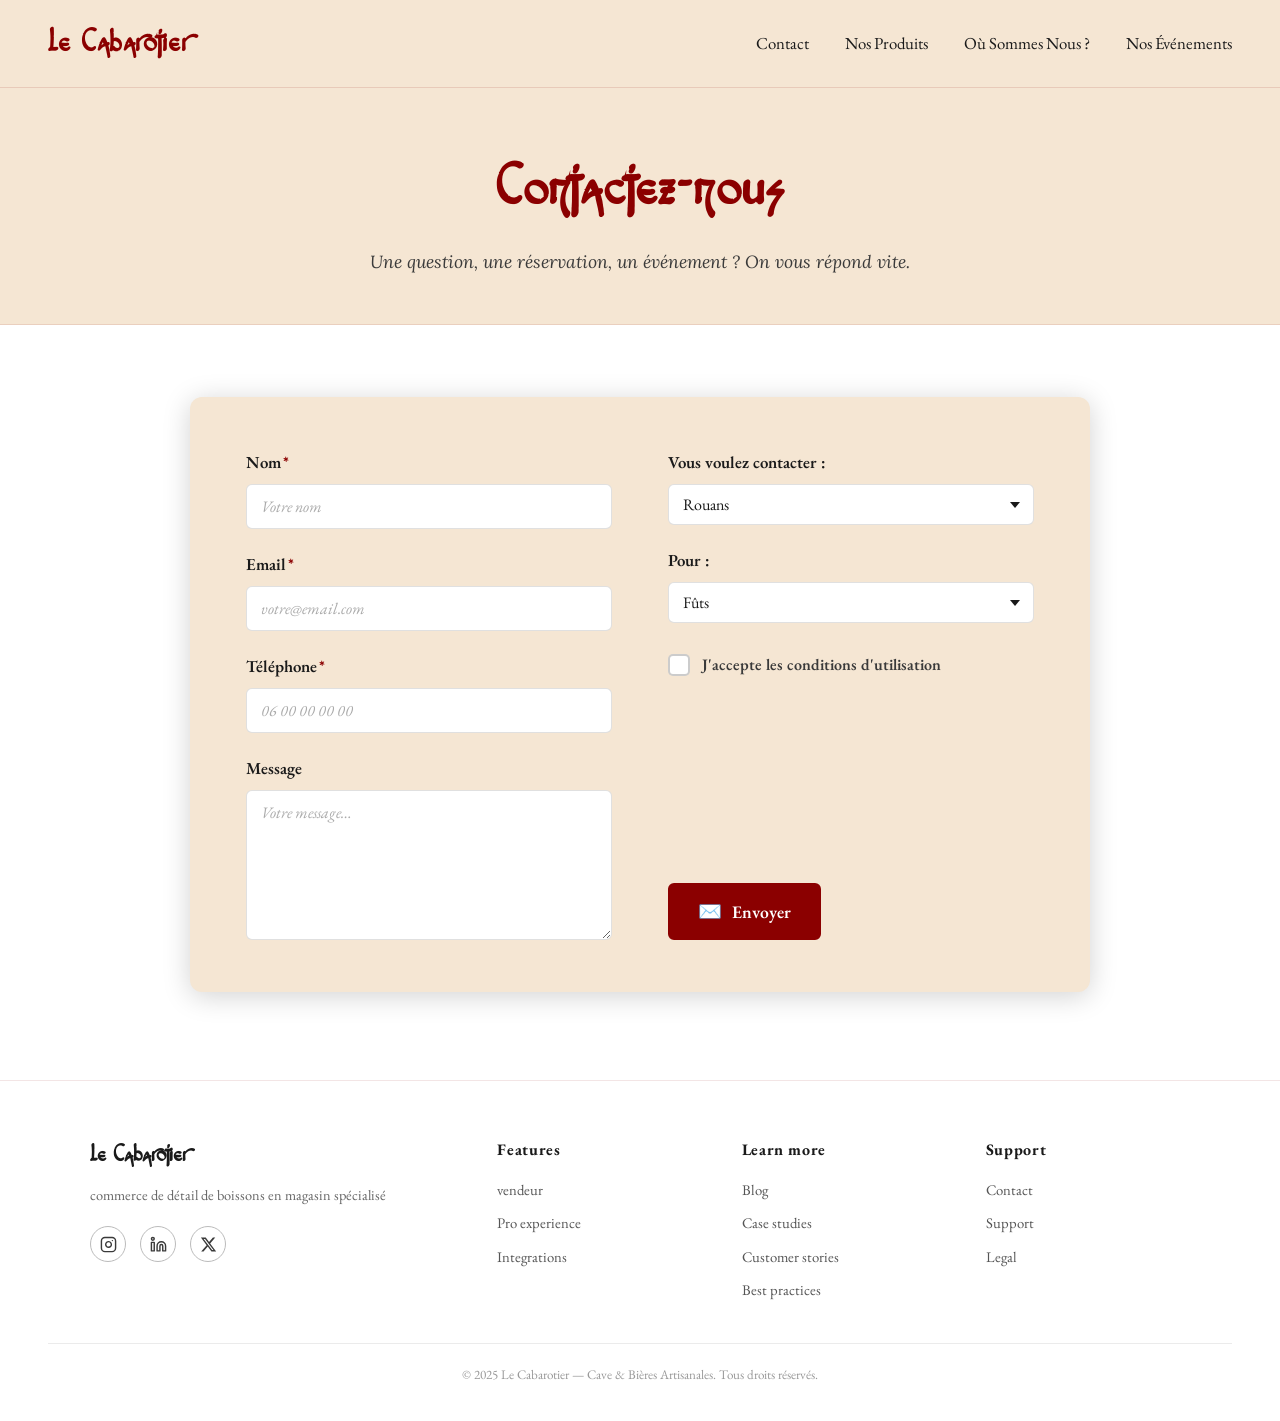
<file: contact/index.html>
<!DOCTYPE html>
<html lang="fr">
<head>
  <meta charset="UTF-8" />
  <meta name="viewport" content="width=device-width, initial-scale=1.0" />
  <title>Contact – Le Cabarotier</title>

  <!-- Google Fonts -->
  <link rel="preconnect" href="https://fonts.googleapis.com" />
  <link rel="preconnect" href="https://fonts.gstatic.com" crossorigin />
  <link href="https://fonts.googleapis.com/css2?family=EB+Garamond:ital,wght@0,400;0,700;1,400;1,700&family=Lora:ital,wght@0,400;0,600;1,400&display=swap" rel="stylesheet" />

  <!-- CSS commun -->
  <link rel="stylesheet" href="../style.css" />
  <!-- CSS spécifique à cette page -->
  <link rel="stylesheet" href="contact.css" />
</head>
<body>

  <!-- ===================== NAVIGATION ===================== -->
  <nav>
    <a href="../index.html" class="nav-logo">Le Cabarotier</a>
    <ul class="nav-links">
      <li><a href="../contact/index.html">Contact</a></li>
      <li><a href="../produits/index.html">Nos Produits</a></li>
      <li><a href="../ville/index.html">Où Sommes Nous ?</a></li>
      <li><a href="../evenements/">Nos Événements</a></li>

    </ul>
  </nav>

  <!-- ===================== HERO PAGE ===================== -->
  <section class="contact-hero">
    <h1>Contactez-nous</h1>
    <p>Une question, une réservation, un événement ? On vous répond vite.</p>
  </section>

  <!-- ===================== FORMULAIRE ===================== -->
  <section class="section-contact">
    <div class="contact-card">

      <form class="contact-form" action="send_email.php" method="POST" novalidate>

        <!-- Colonne gauche : infos personnelles -->
        <div class="form-col form-col--left">

          <div class="form-group">
            <label for="nom">Nom<span class="required">*</span></label>
            <input type="text" id="nom" name="nom" placeholder="Votre nom" required />
          </div>

          <div class="form-group">
            <label for="email">Email<span class="required">*</span></label>
            <input type="email" id="email" name="email" placeholder="votre@email.com" required />
          </div>

          <div class="form-group">
            <label for="tel">Téléphone<span class="required">*</span></label>
            <input type="tel" id="tel" name="tel" placeholder="06 00 00 00 00" required />
          </div>

          <div class="form-group">
            <label for="message">Message</label>
            <textarea id="message" name="message" rows="6" placeholder="Votre message…"></textarea>
          </div>

        </div>

        <!-- Colonne droite : options -->
        <div class="form-col form-col--right">

          <div class="form-group">
            <label for="magasin">Vous voulez contacter :</label>
            <div class="select-wrapper">
              <select id="magasin" name="magasin">
                <option value="rouans">Rouans</option>
                <option value="saint-hilaire">Saint-Hilaire</option>
                <option value="les-deux">Les deux</option>
              </select>
            </div>
          </div>

          <div class="form-group">
            <label for="sujet">Pour :</label>
            <div class="select-wrapper">
              <select id="sujet" name="sujet">
                <option value="futs">Fûts</option>
                <option value="degustation">Dégustation</option>
                <option value="evenement">Gestion d'événement</option>
                <option value="privatisation">Réservation / Privatisation d'espace</option>
                <option value="autre">Autre</option>
              </select>
            </div>
          </div>

          <div class="form-group form-group--checkbox">
            <label class="checkbox-label">
              <input type="checkbox" name="cgu" required />
              <span class="checkbox-custom"></span>
              <span class="checkbox-text">J'accepte les conditions d'utilisation</span>
            </label>
          </div>

          <div class="form-submit">
            <button type="submit" class="btn-primary">
              <span class="btn-icon">✉️</span>
              Envoyer
            </button>
          </div>

        </div>

      </form>

    </div>
  </section>

  <!-- ===================== FOOTER ===================== -->
  <footer id="footer">
    <div class="footer-inner">

      <div class="footer-brand">
        <h3>Le Cabarotier</h3>
        <p>commerce de détail de boissons en magasin spécialisé</p>
        <div class="footer-social">
          <a href="#" aria-label="Instagram">
            <svg xmlns="http://www.w3.org/2000/svg" width="17" height="17" viewBox="0 0 24 24" fill="none" stroke="currentColor" stroke-width="2" stroke-linecap="round" stroke-linejoin="round">
              <rect x="2" y="2" width="20" height="20" rx="5" ry="5"/>
              <path d="M16 11.37A4 4 0 1 1 12.63 8 4 4 0 0 1 16 11.37z"/>
              <line x1="17.5" y1="6.5" x2="17.51" y2="6.5"/>
            </svg>
          </a>
          <a href="#" aria-label="LinkedIn">
            <svg xmlns="http://www.w3.org/2000/svg" width="17" height="17" viewBox="0 0 24 24" fill="none" stroke="currentColor" stroke-width="2" stroke-linecap="round" stroke-linejoin="round">
              <path d="M16 8a6 6 0 0 1 6 6v7h-4v-7a2 2 0 0 0-2-2 2 2 0 0 0-2 2v7h-4v-7a6 6 0 0 1 6-6z"/>
              <rect x="2" y="9" width="4" height="12"/>
              <circle cx="4" cy="4" r="2"/>
            </svg>
          </a>
          <a href="#" aria-label="X">
            <svg xmlns="http://www.w3.org/2000/svg" width="17" height="17" viewBox="0 0 24 24" fill="currentColor">
              <path d="M18.244 2.25h3.308l-7.227 8.26 8.502 11.24H16.17l-5.214-6.817L4.99 21.75H1.68l7.73-8.835L1.254 2.25H8.08l4.713 6.231zm-1.161 17.52h1.833L7.084 4.126H5.117z"/>
            </svg>
          </a>
        </div>
      </div>

      <div class="footer-col">
        <h4>Features</h4>
        <ul>
          <li><a href="#">vendeur</a></li>
          <li><a href="#">Pro experience</a></li>
          <li><a href="#">Integrations</a></li>
        </ul>
      </div>

      <div class="footer-col">
        <h4>Learn more</h4>
        <ul>
          <li><a href="#">Blog</a></li>
          <li><a href="#">Case studies</a></li>
          <li><a href="#">Customer stories</a></li>
          <li><a href="#">Best practices</a></li>
        </ul>
      </div>

      <div class="footer-col">
        <h4>Support</h4>
        <ul>
          <li><a href="#footer">Contact</a></li>
          <li><a href="#">Support</a></li>
          <li><a href="#">Legal</a></li>
        </ul>
      </div>

    </div>

    <div class="footer-bottom">
      <p>© 2025 Le Cabarotier — Cave &amp; Bières Artisanales. Tous droits réservés.</p>
    </div>
  </footer>

</body>
</html>
</file>
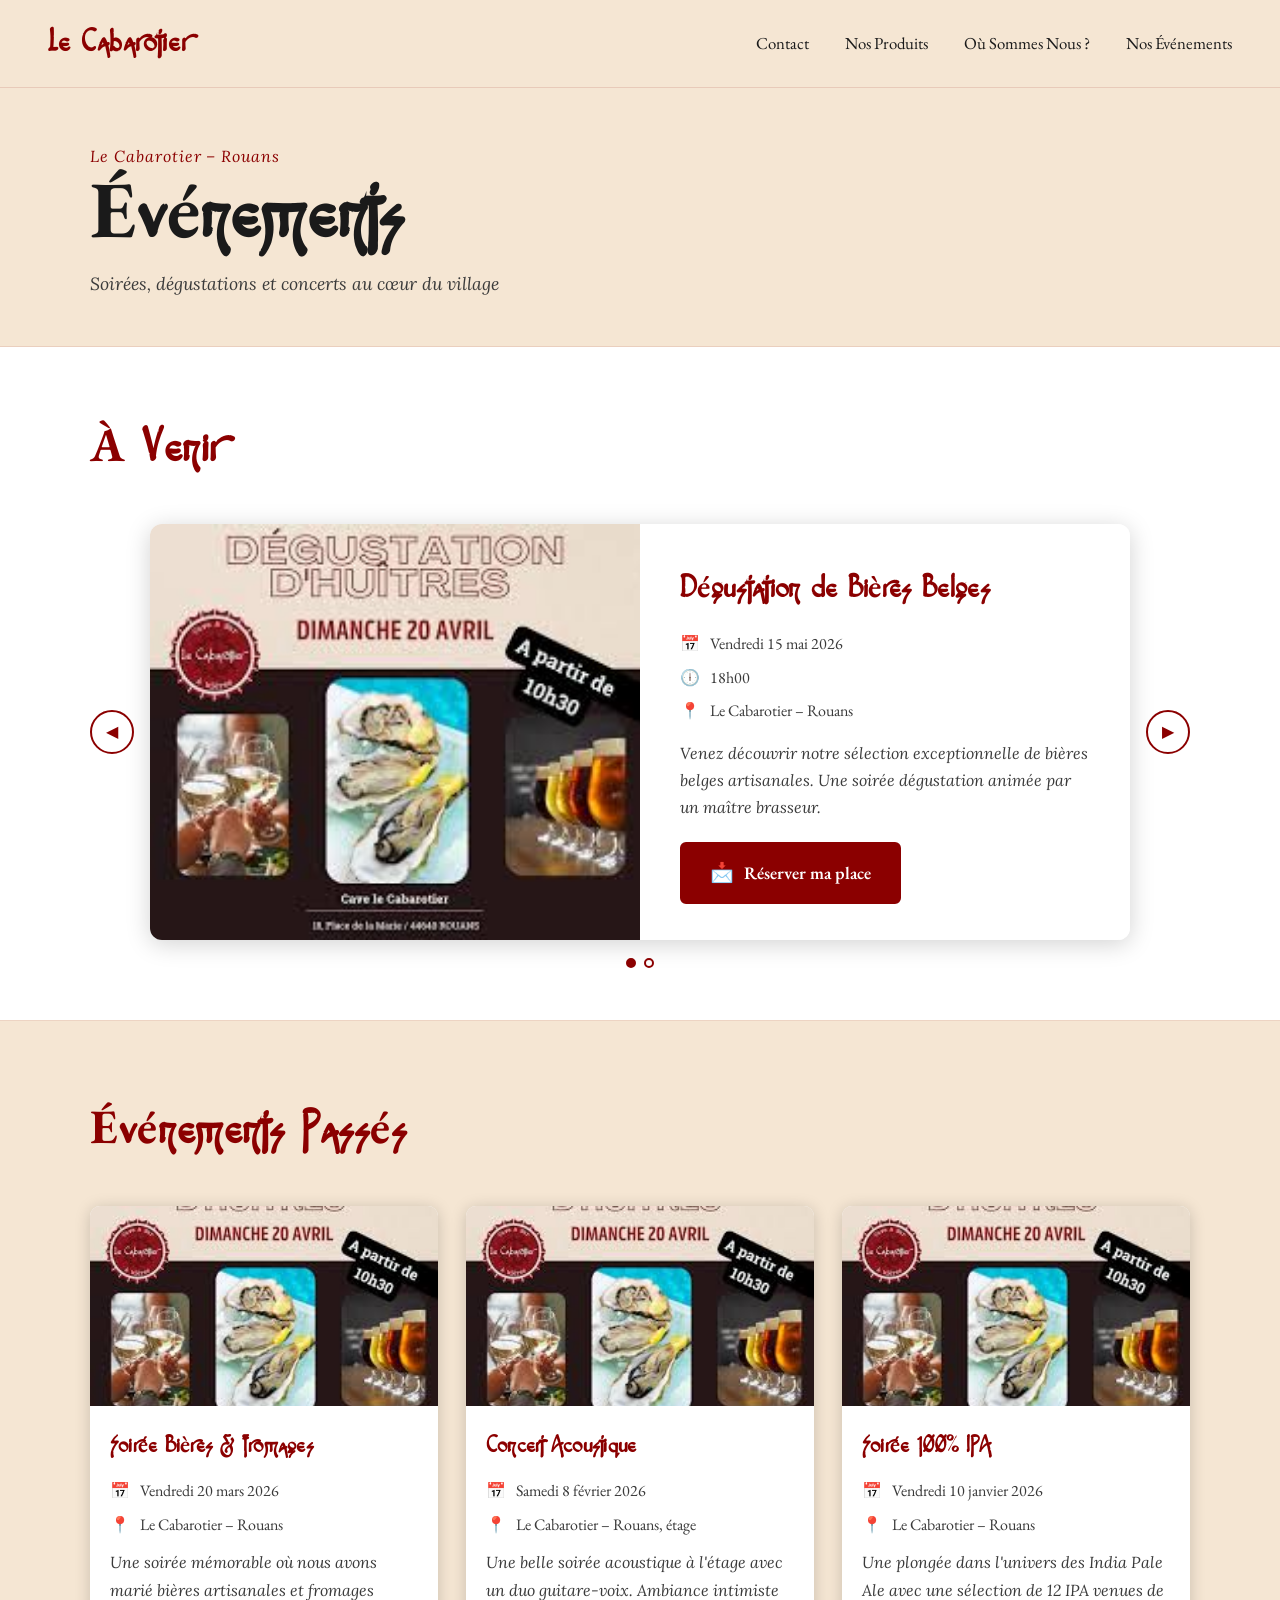
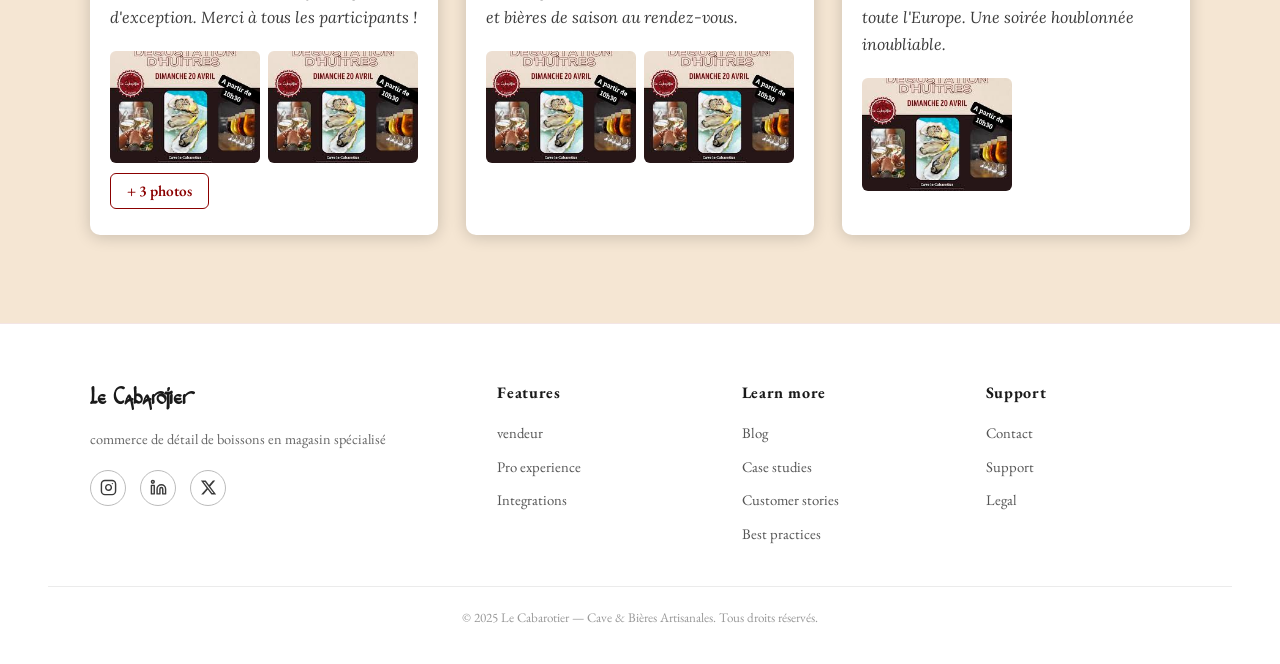
<file: evenements/index.html>
<!DOCTYPE html>
<html lang="fr">
<head>
  <meta charset="UTF-8" />
  <meta name="viewport" content="width=device-width, initial-scale=1.0" />
  <title>Événements – Le Cabarotier</title>

  <!-- Google Fonts -->
  <link rel="preconnect" href="https://fonts.googleapis.com" />
  <link rel="preconnect" href="https://fonts.gstatic.com" crossorigin />
  <link href="https://fonts.googleapis.com/css2?family=EB+Garamond:ital,wght@0,400;0,700;1,400;1,700&family=Lora:ital,wght@0,400;0,600;1,400&display=swap" rel="stylesheet" />

  <!-- CSS commun -->
  <link rel="stylesheet" href="../style.css" />
  <!-- CSS spécifique -->
  <link rel="stylesheet" href="evenements.css" />
</head>
<body>

  <!-- ===================== NAVIGATION ===================== -->
  <nav>
    <a href="../" class="nav-logo">Le Cabarotier</a>
    <ul class="nav-links">
      <li><a href="../contact/">Contact</a></li>
      <li><a href="../produits/">Nos Produits</a></li>
      <li><a href="../ville/">Où Sommes Nous ?</a></li>
      <li><a href="../evenements/">Nos Événements</a></li>
    </ul>
  </nav>

  <!-- ===================== HERO ===================== -->
  <section class="evenements-hero">
    <div class="evenements-hero-inner">
      <span class="evenements-hero-label">Le Cabarotier – Rouans</span>
      <h1>Événements</h1>
      <p>Soirées, dégustations et concerts au cœur du village</p>
    </div>
  </section>

  <!-- ===================== À VENIR ===================== -->
  <section class="section-avenir">
    <div class="avenir-inner">
      <h2>À Venir</h2>

      <!-- CAROUSEL -->
      <div class="carousel" id="carousel-avenir">

        <button class="carousel-btn carousel-btn--prev" aria-label="Événement précédent">&#9664;</button>

        <div class="carousel-track-wrapper">
          <div class="carousel-track">

            <!-- Événement 1 -->
            <article class="carousel-slide">
              <div class="evenement-featured">
                <div class="evenement-featured-img">
                  <!-- Remplace par ta vraie image -->
                  <img src="../../Images/evenement-test.jpeg" alt="Dégustation de Bières Belges" />
                </div>
                <div class="evenement-featured-body">
                  <h3>Dégustation de Bières Belges</h3>
                  <ul class="evenement-meta">
                    <li>
                      <span class="meta-icon">📅</span>
                      <span>Vendredi 15 mai 2026</span>
                    </li>
                    <li>
                      <span class="meta-icon">🕕</span>
                      <span>18h00</span>
                    </li>
                    <li>
                      <span class="meta-icon">📍</span>
                      <span>Le Cabarotier – Rouans</span>
                    </li>
                  </ul>
                  <p class="evenement-desc">
                    Venez découvrir notre sélection exceptionnelle de bières belges
                    artisanales. Une soirée dégustation animée par un maître brasseur.
                  </p>
                  <a
                    href="../../contact/?sujet=evenement&lieu=rouans"
                    class="btn-primary evenement-btn"
                  >
                    <span class="btn-icon">📩</span>
                    Réserver ma place
                  </a>
                </div>
              </div>
            </article>

            <!-- Événement 2 — duplique ce bloc pour en ajouter d'autres -->
            <article class="carousel-slide">
              <div class="evenement-featured">
                <div class="evenement-featured-img">
                  <img src="../../Images/evenement-test.jpeg" alt="Soirée Jazz & Bières" />
                </div>
                <div class="evenement-featured-body">
                  <h3>Soirée Jazz & Bières</h3>
                  <ul class="evenement-meta">
                    <li>
                      <span class="meta-icon">📅</span>
                      <span>Samedi 7 juin 2026</span>
                    </li>
                    <li>
                      <span class="meta-icon">🕕</span>
                      <span>20h00</span>
                    </li>
                    <li>
                      <span class="meta-icon">📍</span>
                      <span>Le Cabarotier – Rouans, terrasse</span>
                    </li>
                  </ul>
                  <p class="evenement-desc">
                    Un quartet jazz en live sur notre terrasse, avec une sélection
                    de bières printanières. Places limitées, réservation conseillée.
                  </p>
                  <a
                    href="../../contact/?sujet=evenement&lieu=rouans"
                    class="btn-primary evenement-btn"
                  >
                    <span class="btn-icon">📩</span>
                    Réserver ma place
                  </a>
                </div>
              </div>
            </article>

          </div><!-- /.carousel-track -->
        </div><!-- /.carousel-track-wrapper -->

        <button class="carousel-btn carousel-btn--next" aria-label="Événement suivant">&#9654;</button>

        <!-- Indicateurs (points) -->
        <div class="carousel-dots" id="carousel-dots"></div>

      </div><!-- /#carousel-avenir -->
    </div>
  </section>

  <!-- ===================== ÉVÉNEMENTS PASSÉS ===================== -->
  <section class="section-passes">
    <div class="passes-inner">
      <h2>Événements Passés</h2>

      <div class="passes-grid">

        <!-- Carte passé 1 -->
        <article class="passe-card">
          <div class="passe-card-img">
            <img src="../../Images/evenement-test.jpeg" alt="Soirée Bières & Fromages" />
          </div>
          <div class="passe-card-body">
            <h3>Soirée Bières & Fromages</h3>
            <ul class="evenement-meta">
              <li><span class="meta-icon">📅</span><span>Vendredi 20 mars 2026</span></li>
              <li><span class="meta-icon">📍</span><span>Le Cabarotier – Rouans</span></li>
            </ul>
            <p class="evenement-desc">
              Une soirée mémorable où nous avons marié bières artisanales et fromages
              d'exception. Merci à tous les participants !
            </p>

            <!-- Galerie photos -->
            <div class="galerie" data-total="5">
              <div class="galerie-grid">
                <!-- Photos toujours visibles -->
                <div class="galerie-item galerie-item--visible">
                  <img src="../../Images/evenement-test.jpeg" alt="Soirée Bières & Fromages – photo 1" />
                </div>
                <div class="galerie-item galerie-item--visible">
                  <img src="../../Images/evenement-test.jpeg" alt="Soirée Bières & Fromages – photo 2" />
                </div>
                <!-- Photos cachées -->
                <div class="galerie-item galerie-item--hidden">
                  <img src="../../Images/evenement-test.jpeg" alt="Soirée Bières & Fromages – photo 3" />
                </div>
                <div class="galerie-item galerie-item--hidden">
                  <img src="../../Images/evenement-test.jpeg" alt="Soirée Bières & Fromages – photo 4" />
                </div>
                <div class="galerie-item galerie-item--hidden">
                  <img src="../../Images/evenement-test.jpeg" alt="Soirée Bières & Fromages – photo 5" />
                </div>
              </div>
              <button class="galerie-more-btn">+ 3 photos</button>
            </div>

          </div>
        </article>

        <!-- Carte passé 2 -->
        <article class="passe-card">
          <div class="passe-card-img">
            <img src="../../Images/evenement-test.jpeg" alt="Concert acoustique" />
          </div>
          <div class="passe-card-body">
            <h3>Concert Acoustique</h3>
            <ul class="evenement-meta">
              <li><span class="meta-icon">📅</span><span>Samedi 8 février 2026</span></li>
              <li><span class="meta-icon">📍</span><span>Le Cabarotier – Rouans, étage</span></li>
            </ul>
            <p class="evenement-desc">
              Une belle soirée acoustique à l'étage avec un duo guitare-voix.
              Ambiance intimiste et bières de saison au rendez-vous.
            </p>

            <!-- Galerie sans photos supplémentaires -->
            <div class="galerie" data-total="2">
              <div class="galerie-grid">
                <div class="galerie-item galerie-item--visible">
                  <img src="../../Images/evenement-test.jpeg" alt="Concert acoustique – photo 1" />
                </div>
                <div class="galerie-item galerie-item--visible">
                  <img src="../../Images/evenement-test.jpeg" alt="Concert acoustique – photo 2" />
                </div>
              </div>
              <!-- Pas de bouton si <= 2 photos -->
            </div>

          </div>
        </article>

        <!-- Carte passé 3 — duplique ce bloc pour en ajouter d'autres -->
        <article class="passe-card">
          <div class="passe-card-img">
            <img src="../../Images/evenement-test.jpeg" alt="Soirée IPA" />
          </div>
          <div class="passe-card-body">
            <h3>Soirée 100% IPA</h3>
            <ul class="evenement-meta">
              <li><span class="meta-icon">📅</span><span>Vendredi 10 janvier 2026</span></li>
              <li><span class="meta-icon">📍</span><span>Le Cabarotier – Rouans</span></li>
            </ul>
            <p class="evenement-desc">
              Une plongée dans l'univers des India Pale Ale avec une sélection de
              12 IPA venues de toute l'Europe. Une soirée houblonnée inoubliable.
            </p>

            <div class="galerie" data-total="1">
              <div class="galerie-grid">
                <div class="galerie-item galerie-item--visible">
                  <img src="../../Images/evenement-test.jpeg" alt="Soirée IPA – photo 1" />
                </div>
              </div>
            </div>

          </div>
        </article>

      </div><!-- /.passes-grid -->
    </div>
  </section>

  <!-- ===================== FOOTER ===================== -->
  <footer id="footer">
    <div class="footer-inner">

      <div class="footer-brand">
        <h3>Le Cabarotier</h3>
        <p>commerce de détail de boissons en magasin spécialisé</p>
        <div class="footer-social">
          <a href="#" aria-label="Instagram">
            <svg xmlns="http://www.w3.org/2000/svg" width="17" height="17" viewBox="0 0 24 24" fill="none" stroke="currentColor" stroke-width="2" stroke-linecap="round" stroke-linejoin="round">
              <rect x="2" y="2" width="20" height="20" rx="5" ry="5"/>
              <path d="M16 11.37A4 4 0 1 1 12.63 8 4 4 0 0 1 16 11.37z"/>
              <line x1="17.5" y1="6.5" x2="17.51" y2="6.5"/>
            </svg>
          </a>
          <a href="#" aria-label="LinkedIn">
            <svg xmlns="http://www.w3.org/2000/svg" width="17" height="17" viewBox="0 0 24 24" fill="none" stroke="currentColor" stroke-width="2" stroke-linecap="round" stroke-linejoin="round">
              <path d="M16 8a6 6 0 0 1 6 6v7h-4v-7a2 2 0 0 0-2-2 2 2 0 0 0-2 2v7h-4v-7a6 6 0 0 1 6-6z"/>
              <rect x="2" y="9" width="4" height="12"/>
              <circle cx="4" cy="4" r="2"/>
            </svg>
          </a>
          <a href="#" aria-label="X">
            <svg xmlns="http://www.w3.org/2000/svg" width="17" height="17" viewBox="0 0 24 24" fill="currentColor">
              <path d="M18.244 2.25h3.308l-7.227 8.26 8.502 11.24H16.17l-5.214-6.817L4.99 21.75H1.68l7.73-8.835L1.254 2.25H8.08l4.713 6.231zm-1.161 17.52h1.833L7.084 4.126H5.117z"/>
            </svg>
          </a>
        </div>
      </div>

      <div class="footer-col">
        <h4>Features</h4>
        <ul>
          <li><a href="#">vendeur</a></li>
          <li><a href="#">Pro experience</a></li>
          <li><a href="#">Integrations</a></li>
        </ul>
      </div>

      <div class="footer-col">
        <h4>Learn more</h4>
        <ul>
          <li><a href="#">Blog</a></li>
          <li><a href="#">Case studies</a></li>
          <li><a href="#">Customer stories</a></li>
          <li><a href="#">Best practices</a></li>
        </ul>
      </div>

      <div class="footer-col">
        <h4>Support</h4>
        <ul>
          <li><a href="../../contact/">Contact</a></li>
          <li><a href="#">Support</a></li>
          <li><a href="#">Legal</a></li>
        </ul>
      </div>

    </div>
    <div class="footer-bottom">
      <p>© 2025 Le Cabarotier — Cave &amp; Bières Artisanales. Tous droits réservés.</p>
    </div>
  </footer>

  <!-- ===================== JAVASCRIPT ===================== -->
  <script>
    /* ── CAROUSEL ── */
    const track     = document.querySelector('.carousel-track');
    const slides    = Array.from(document.querySelectorAll('.carousel-slide'));
    const btnPrev   = document.querySelector('.carousel-btn--prev');
    const btnNext   = document.querySelector('.carousel-btn--next');
    const dotsWrap  = document.getElementById('carousel-dots');

    let current = 0;

    // Génère les points
    slides.forEach((_, i) => {
      const dot = document.createElement('button');
      dot.classList.add('carousel-dot');
      dot.setAttribute('aria-label', `Événement ${i + 1}`);
      if (i === 0) dot.classList.add('carousel-dot--active');
      dot.addEventListener('click', () => goTo(i));
      dotsWrap.appendChild(dot);
    });

    const dots = Array.from(document.querySelectorAll('.carousel-dot'));

    // Cache les flèches si un seul slide
    if (slides.length <= 1) {
      btnPrev.style.display = 'none';
      btnNext.style.display = 'none';
      dotsWrap.style.display = 'none';
    }

    function goTo(index) {
      current = (index + slides.length) % slides.length;
      track.style.transform = `translateX(-${current * 100}%)`;
      dots.forEach((d, i) => d.classList.toggle('carousel-dot--active', i === current));
    }

    btnPrev.addEventListener('click', () => goTo(current - 1));
    btnNext.addEventListener('click', () => goTo(current + 1));

    /* ── GALERIE +X PHOTOS ── */
    document.querySelectorAll('.galerie').forEach(galerie => {
      const btn     = galerie.querySelector('.galerie-more-btn');
      const hidden  = galerie.querySelectorAll('.galerie-item--hidden');

      if (!btn || hidden.length === 0) return;

      btn.addEventListener('click', () => {
        hidden.forEach(item => {
          item.classList.remove('galerie-item--hidden');
          item.classList.add('galerie-item--visible');
        });
        btn.style.display = 'none';
      });
    });
  </script>

</body>
</html>
</file>
<file: style.css>
/* =============================================
   FONTS LOCALES
   Placez vos fichiers dans un dossier /fonts/
   - snotmaster-v.woff2  (ou .ttf)
   - smithy-xt.woff2     (ou .ttf)
============================================= */
@font-face {
  font-family: 'SnotmasterV';
  src: url('fonts/snotmaster-v/snotmaster.ttf') format('woff2'),
       url('fonts/snotmaster-v/snotmasteri.ttf') format('truetype');
  font-weight: normal;
  font-style: normal;
}

@font-face {
  font-family: 'SmithyXT';
  src: url('fonts/smithy-xt.woff2') format('woff2'),
       url('fonts/smithy-xt.ttf') format('truetype');
  font-weight: normal;
  font-style: normal;
}

/* =============================================
   VARIABLES
============================================= */
:root {
  --rouge:       #8B0000;
  --rouge-vif:   #A00000;
  --beige:       #F5E6D3;
  --beige-clair: #FAF4E8;
  --blanc:       #FFFFFF;
  --noir:        #1A1A1A;
  --gris-texte:  #3A3A3A;
  --ombre:       rgba(0, 0, 0, 0.18);
}

/* =============================================
   RESET & BASE
============================================= */
*, *::before, *::after {
  box-sizing: border-box;
  margin: 0;
  padding: 0;
}

html {
  scroll-behavior: smooth;
}

body {
  font-family: 'EB Garamond', Georgia, serif;
  color: var(--noir);
  background-color: var(--blanc);
  line-height: 1.6;
}

a {
  text-decoration: none;
  color: inherit;
}

img {
  display: block;
  width: 100%;
  height: 100%;
  object-fit: cover;
}

/* =============================================
   NAVIGATION
============================================= */
nav {
  position: sticky;
  top: 0;
  z-index: 100;
  background: var(--beige);
  display: flex;
  align-items: center;
  justify-content: space-between;
  padding: 18px 48px;
  border-bottom: 1px solid rgba(139, 0, 0, 0.12);
}

.nav-logo {
  font-family: 'SnotmasterV', 'EB Garamond', Georgia, serif;
  font-size: 2rem;
  color: var(--rouge);
  font-weight: bold;
  letter-spacing: 0.02em;
}

.nav-links {
  display: flex;
  gap: 36px;
  list-style: none;
}

.nav-links a {
  font-family: 'EB Garamond', serif;
  font-size: 1.05rem;
  color: var(--noir);
  transition: color 0.2s;
}

.nav-links a.active {
  text-decoration: underline;
  text-underline-offset: 3px;
}

.nav-links a:hover {
  color: var(--rouge);
}

/* =============================================
   HERO
============================================= */
.hero {
  position: relative;
  min-height: 480px;
  display: flex;
  align-items: center;
  justify-content: center;
  overflow: hidden;
}

.hero-bg {
  position: absolute;
  inset: 0;
  background:
    linear-gradient(rgba(0, 0, 0, 0.38), rgba(0, 0, 0, 0.38)),
    url('Images/cabarotier-page-accueil.jpg') center / cover no-repeat;
    opacity: 0.4;
}

.hero-content {
  position: relative;
  z-index: 2;
  text-align: center;
  color: var(--blanc);
  padding: 60px 24px 48px;
  max-width: 680px;
}

.hero-logo-badge {
  width: 100px;
  height: 100px;
  margin: 0 auto 20px;
  border-radius: 50%;
  overflow: hidden;
}

.hero-logo-badge img {
  width: 100%;
  height: 100%;
  object-fit: contain;
  background: rgba(255, 255, 255, 0.1);
}

.hero-title {
  font-family: 'SnotmasterV', 'EB Garamond', Georgia, serif;
  font-size: clamp(2.8rem, 6vw, 4.2rem);
  font-weight: bold;
  color: var(--rouge);
  letter-spacing: 0.03em;
  line-height: 1.1;
  margin-bottom: 16px;
}

.hero-subtitle {
  font-family: 'Lora', serif;
  font-size: clamp(1.05rem, 2vw, 1.25rem);
  font-weight: 600;
  color: var(--noir);
  margin-bottom: 36px;
}

.hero-buttons {
  display: flex;
  gap: 20px;
  justify-content: center;
  flex-wrap: wrap;
}

/* =============================================
   BOUTONS
============================================= */
.btn-primary {
  display: inline-flex;
  align-items: center;
  gap: 10px;
  background: var(--rouge);
  color: var(--blanc);
  border: 2px solid var(--rouge);
  padding: 14px 28px;
  border-radius: 6px;
  font-family: 'EB Garamond', serif;
  font-size: 1.1rem;
  font-weight: 600;
  cursor: pointer;
  transition: background 0.2s, transform 0.15s;
}

.btn-primary:hover {
  background: var(--rouge-vif);
  transform: translateY(-2px);
}

.btn-secondary {
  display: inline-flex;
  align-items: center;
  gap: 10px;
  background-color: rgba(255, 255, 255, 0.15);
  color: var(--rouge);
  border: 2px solid var(--rouge);
  padding: 14px 28px;
  border-radius: 6px;
  font-family: 'EB Garamond', serif;
  font-size: 1.1rem;
  font-weight: 600;
  cursor: pointer;
  backdrop-filter: blur(4px);
  transition: background 0.2s, transform 0.15s;
}

.btn-secondary:hover {
  background-color: rgba(255, 255, 255, 0.28);
  transform: translateY(-2px);
}

.btn-icon {
  font-size: 1.2rem;
}

/* =============================================
   SECTION EXCELLENCE
============================================= */
.section-excellence {
  padding: 72px 24px 64px;
  text-align: center;
  background: var(--blanc);
  max-width: 720px;
  margin: 0 auto;
}

.section-excellence h2 {
  font-family: 'SmithyXT', 'EB Garamond', Georgia, serif;
  font-size: clamp(1.8rem, 4vw, 2.6rem);
  color: var(--rouge);
  margin-bottom: 20px;
  letter-spacing: 0.01em;
}

.section-excellence p {
  font-family: 'Lora', serif;
  font-style: italic;
  font-size: 1.15rem;
  color: var(--gris-texte);
  line-height: 1.8;
}

/* =============================================
   SECTION STAFF
============================================= */
.section-staff {
  background: var(--beige);
  padding: 64px 48px 80px;
}

.section-staff h2 {
  font-family: 'SnotmasterV', 'EB Garamond', Georgia, serif;
  font-size: clamp(2rem, 5vw, 3rem);
  color: var(--rouge);
  margin-bottom: 40px;
  letter-spacing: 0.02em;
}

.staff-grid {
  display: grid;
  grid-template-columns: repeat(3, 1fr);
  gap: 28px;
  max-width: 1100px;
  margin: 0 auto;
  align-items: center;
}

.staff-card {
  background: var(--blanc);
  border-radius: 8px;
  overflow: hidden;
  box-shadow: 0 2px 16px var(--ombre);
  transition: transform 0.25s, box-shadow 0.25s;
  height: 100%;
}

.staff-card:hover {
  transform: translateY(-5px);
  box-shadow: 0 8px 32px rgba(0, 0, 0, 0.14);
}

.staff-card-img {
  width: 100%;
  height: 200px;
  overflow: hidden;
}

.staff-card-img img {
  width: 100%;
  height: 100%;
  object-fit: cover;
  transition: transform 0.4s;
}

.staff-card:hover .staff-card-img img {
  transform: scale(1.04);
}

.staff-card-body {
  padding: 20px 20px 24px;
}

.staff-card-body h3 {
  font-family: 'SmithyXT', 'EB Garamond', Georgia, serif;
  font-size: 1.45rem;
  color: var(--rouge);
  margin-bottom: 10px;
}

.staff-card-body p {
  font-family: 'EB Garamond', serif;
  font-size: 0.97rem;
  color: var(--gris-texte);
  line-height: 1.65;
}

/* =============================================
   FOOTER
============================================= */
footer {
  background: var(--blanc);
  border-top: 1px solid rgba(139, 0, 0, 0.1);
  padding: 56px 48px 36px;
}

.footer-inner {
  display: grid;
  grid-template-columns: 1.8fr 1fr 1fr 1fr;
  gap: 40px;
  max-width: 1100px;
  margin: 0 auto 40px;
}

.footer-brand h3 {
  font-family: 'SnotmasterV', 'EB Garamond', Georgia, serif;
  font-size: 1.5rem;
  color: var(--noir);
  margin-bottom: 8px;
}

.footer-brand p {
  font-size: 0.9rem;
  color: #666;
  margin-bottom: 20px;
}

.footer-social {
  display: flex;
  gap: 14px;
  margin-top: 4px;
}

.footer-social a {
  display: flex;
  align-items: center;
  justify-content: center;
  width: 36px;
  height: 36px;
  border-radius: 50%;
  border: 1.5px solid #bbb;
  color: var(--gris-texte);
  font-size: 1rem;
  transition: border-color 0.2s, color 0.2s;
}

.footer-social a:hover {
  border-color: var(--rouge);
  color: var(--rouge);
}

.footer-col h4 {
  font-family: 'EB Garamond', serif;
  font-size: 1rem;
  font-weight: 700;
  color: var(--noir);
  margin-bottom: 14px;
  letter-spacing: 0.04em;
}

.footer-col ul {
  list-style: none;
  display: flex;
  flex-direction: column;
  gap: 8px;
}

.footer-col ul li a {
  font-size: 0.92rem;
  color: #555;
  transition: color 0.2s;
}

.footer-col ul li a:hover {
  color: var(--rouge);
}

.footer-col ul li a.underline {
  text-decoration: underline;
}

.footer-bottom {
  border-top: 1px solid rgba(0, 0, 0, 0.08);
  padding-top: 20px;
  text-align: center;
  font-size: 0.82rem;
  color: #999;
}

/* =============================================
   RESPONSIVE
============================================= */
@media (max-width: 900px) {
  nav {
    padding: 16px 24px;
  }

  .nav-logo {
    font-size: 1.5rem;
  }

  .section-staff {
    padding: 48px 24px 64px;
  }

  .staff-grid {
    grid-template-columns: 1fr;
    max-width: 480px;
    margin: 0 auto;
  }

  .footer-inner {
    grid-template-columns: 1fr 1fr;
  }
}

@media (max-width: 600px) {
  nav {
    padding: 14px 16px;
  }

  .nav-links {
    gap: 18px;
  }

  .nav-links a {
    font-size: 0.9rem;
  }

  .footer-inner {
    grid-template-columns: 1fr;
  }
}
</file>
<file: contact/contact.css>
/* =============================================
   CONTACT.CSS — Styles spécifiques à la page
   "Contact" du Cabarotier
   Dépend de : ../style.css (variables, nav, footer, boutons)
============================================= */

/* =============================================
   HERO DE PAGE
============================================= */
.contact-hero {
  background: var(--beige);
  text-align: center;
  padding: 56px 24px 48px;
  border-bottom: 1px solid rgba(139, 0, 0, 0.1);
}

.contact-hero h1 {
  font-family: 'SnotmasterV', 'EB Garamond', Georgia, serif;
  font-size: clamp(2.4rem, 5vw, 3.6rem);
  color: var(--rouge);
  letter-spacing: 0.02em;
  margin-bottom: 12px;
}

.contact-hero p {
  font-family: 'Lora', serif;
  font-style: italic;
  font-size: 1.1rem;
  color: var(--gris-texte);
}

/* =============================================
   SECTION CONTACT
============================================= */
.section-contact {
  background: var(--blanc);
  padding: 72px 24px 88px;
}

/* =============================================
   CARTE FORMULAIRE
============================================= */
.contact-card {
  background: var(--beige);
  border-radius: 12px;
  box-shadow: 0 4px 28px var(--ombre);
  max-width: 900px;
  margin: 0 auto;
  padding: 52px 56px;
}

/* =============================================
   FORMULAIRE — LAYOUT DEUX COLONNES
============================================= */
.contact-form {
  display: grid;
  grid-template-columns: 1fr 1fr;
  gap: 40px 56px;
}

.form-col {
  display: flex;
  flex-direction: column;
  gap: 22px;
}

/* =============================================
   GROUPES DE CHAMPS
============================================= */
.form-group {
  display: flex;
  flex-direction: column;
  gap: 8px;
}

.form-group label {
  font-family: 'EB Garamond', serif;
  font-size: 1.05rem;
  color: var(--noir);
  font-weight: 600;
}

.required {
  color: var(--rouge);
  margin-left: 2px;
}

/* =============================================
   INPUTS & TEXTAREA
============================================= */
.form-group input[type="text"],
.form-group input[type="email"],
.form-group input[type="tel"],
.form-group textarea {
  width: 100%;
  padding: 11px 14px;
  border: 1.5px solid rgba(0, 0, 0, 0.12);
  border-radius: 6px;
  background: var(--blanc);
  font-family: 'EB Garamond', serif;
  font-size: 1rem;
  color: var(--noir);
  transition: border-color 0.2s, box-shadow 0.2s;
  outline: none;
}

.form-group input::placeholder,
.form-group textarea::placeholder {
  color: #aaa;
  font-style: italic;
}

.form-group input:focus,
.form-group textarea:focus {
  border-color: var(--rouge);
  box-shadow: 0 0 0 3px rgba(139, 0, 0, 0.1);
}

.form-group textarea {
  resize: vertical;
  min-height: 140px;
}

/* =============================================
   SELECTS CUSTOM
============================================= */
.select-wrapper {
  position: relative;
}

.select-wrapper::after {
  content: '';
  position: absolute;
  right: 14px;
  top: 50%;
  transform: translateY(-50%);
  width: 0;
  height: 0;
  border-left: 5px solid transparent;
  border-right: 5px solid transparent;
  border-top: 6px solid var(--noir);
  pointer-events: none;
}

.select-wrapper select {
  width: 100%;
  padding: 11px 40px 11px 14px;
  border: 1.5px solid rgba(0, 0, 0, 0.12);
  border-radius: 6px;
  background: var(--blanc);
  font-family: 'EB Garamond', serif;
  font-size: 1rem;
  color: var(--noir);
  appearance: none;
  -webkit-appearance: none;
  cursor: pointer;
  outline: none;
  transition: border-color 0.2s, box-shadow 0.2s;
}

.select-wrapper select:focus {
  border-color: var(--rouge);
  box-shadow: 0 0 0 3px rgba(139, 0, 0, 0.1);
}

/* =============================================
   CHECKBOX CUSTOM
============================================= */
.form-group--checkbox {
  margin-top: 8px;
}

.checkbox-label {
  display: flex;
  align-items: flex-start;
  gap: 12px;
  cursor: pointer;
}

/* Cache la checkbox native */
.checkbox-label input[type="checkbox"] {
  position: absolute;
  opacity: 0;
  width: 0;
  height: 0;
}

/* Checkbox visuelle */
.checkbox-custom {
  flex-shrink: 0;
  width: 22px;
  height: 22px;
  border: 2px solid rgba(0, 0, 0, 0.2);
  border-radius: 5px;
  background: var(--blanc);
  margin-top: 1px;
  transition: border-color 0.2s, background 0.2s;
  display: flex;
  align-items: center;
  justify-content: center;
}

/* Coche quand cochée */
.checkbox-label input[type="checkbox"]:checked + .checkbox-custom {
  background: var(--rouge);
  border-color: var(--rouge);
}

.checkbox-label input[type="checkbox"]:checked + .checkbox-custom::after {
  content: '';
  display: block;
  width: 5px;
  height: 10px;
  border: 2px solid var(--blanc);
  border-top: none;
  border-left: none;
  transform: rotate(45deg) translate(-1px, -1px);
}

.checkbox-label:hover .checkbox-custom {
  border-color: var(--rouge);
}

.checkbox-text {
  font-family: 'EB Garamond', serif;
  font-size: 1rem;
  color: var(--gris-texte);
  line-height: 1.5;
}

/* =============================================
   BOUTON ENVOYER
============================================= */
.form-submit {
  margin-top: auto;
  padding-top: 8px;
}

/* =============================================
   RESPONSIVE
============================================= */
@media (max-width: 760px) {
  .contact-card {
    padding: 36px 24px;
  }

  .contact-form {
    grid-template-columns: 1fr;
    gap: 0;
  }

  /* Sur mobile, colonne droite passe sous la gauche */
  .form-col--right {
    margin-top: 22px;
  }
}

@media (max-width: 480px) {
  .contact-hero {
    padding: 40px 16px 36px;
  }

  .section-contact {
    padding: 48px 16px 64px;
  }
}
</file>
<file: evenements/evenements.css>
/* =============================================
   EVENEMENTS.CSS — Styles spécifiques à la page
   événements du Cabarotier Rouans
   Dépend de : ../../style.css
============================================= */

/* =============================================
   HERO
============================================= */
.evenements-hero {
  background: var(--beige);
  border-bottom: 1px solid rgba(139, 0, 0, 0.1);
  padding: 56px 48px 48px;
}

.evenements-hero-inner {
  max-width: 1100px;
  margin: 0 auto;
}

.evenements-hero-label {
  font-family: 'Lora', serif;
  font-style: italic;
  font-size: 1rem;
  color: var(--rouge);
  letter-spacing: 0.06em;
  display: block;
  margin-bottom: 8px;
}

.evenements-hero h1 {
  font-family: 'SnotmasterV', 'EB Garamond', Georgia, serif;
  font-size: clamp(3rem, 7vw, 5rem);
  color: var(--noir);
  letter-spacing: 0.01em;
  line-height: 1;
  margin-bottom: 12px;
}

.evenements-hero p {
  font-family: 'Lora', serif;
  font-style: italic;
  font-size: 1.1rem;
  color: var(--gris-texte);
}

/* =============================================
   SECTION À VENIR
============================================= */
.section-avenir {
  background: var(--blanc);
  padding: 64px 48px 80px;
}

.avenir-inner {
  max-width: 1100px;
  margin: 0 auto;
}

.avenir-inner h2,
.passes-inner h2 {
  font-family: 'SnotmasterV', 'EB Garamond', Georgia, serif;
  font-size: clamp(2rem, 4vw, 3rem);
  color: var(--rouge);
  margin-bottom: 36px;
  letter-spacing: 0.02em;
}

/* =============================================
   CAROUSEL
============================================= */
.carousel {
  position: relative;
  display: flex;
  align-items: center;
  gap: 16px;
}

.carousel-track-wrapper {
  overflow: hidden;
  border-radius: 12px;
  flex: 1;
  box-shadow: 0 4px 24px var(--ombre);
}

.carousel-track {
  display: flex;
  transition: transform 0.4s cubic-bezier(0.4, 0, 0.2, 1);
  will-change: transform;
}

.carousel-slide {
  min-width: 100%;
}

/* Flèches */
.carousel-btn {
  flex-shrink: 0;
  width: 44px;
  height: 44px;
  border-radius: 50%;
  border: 2px solid var(--rouge);
  background: var(--blanc);
  color: var(--rouge);
  font-size: 1rem;
  cursor: pointer;
  display: flex;
  align-items: center;
  justify-content: center;
  transition: background 0.2s, color 0.2s, transform 0.15s;
  z-index: 2;
}

.carousel-btn:hover {
  background: var(--rouge);
  color: var(--blanc);
  transform: scale(1.08);
}

/* Points */
.carousel-dots {
  position: absolute;
  bottom: -28px;
  left: 50%;
  transform: translateX(-50%);
  display: flex;
  gap: 8px;
}

.carousel-dot {
  width: 10px;
  height: 10px;
  border-radius: 50%;
  border: 2px solid var(--rouge);
  background: transparent;
  cursor: pointer;
  padding: 0;
  transition: background 0.2s;
}

.carousel-dot--active {
  background: var(--rouge);
}

/* =============================================
   ÉVÉNEMENT FEATURED (slide carousel)
============================================= */
.evenement-featured {
  display: grid;
  grid-template-columns: 1fr 1fr;
  min-height: 380px;
  background: var(--blanc);
}

.evenement-featured-img {
  overflow: hidden;
}

.evenement-featured-img img {
  width: 100%;
  height: 100%;
  object-fit: cover;
}

.evenement-featured-body {
  padding: 40px 40px 36px;
  display: flex;
  flex-direction: column;
  gap: 16px;
  justify-content: center;
}

.evenement-featured-body h3 {
  font-family: 'SnotmasterV', 'EB Garamond', Georgia, serif;
  font-size: clamp(1.5rem, 2.5vw, 2rem);
  color: var(--rouge);
  letter-spacing: 0.01em;
}

/* Meta (date, heure, lieu) */
.evenement-meta {
  list-style: none;
  display: flex;
  flex-direction: column;
  gap: 8px;
}

.evenement-meta li {
  display: flex;
  align-items: center;
  gap: 10px;
  font-family: 'EB Garamond', serif;
  font-size: 1rem;
  color: var(--gris-texte);
}

.meta-icon {
  font-size: 1rem;
  flex-shrink: 0;
}

.evenement-desc {
  font-family: 'Lora', serif;
  font-style: italic;
  font-size: 1rem;
  color: var(--gris-texte);
  line-height: 1.7;
}

.evenement-btn {
  align-self: flex-start;
  margin-top: 4px;
}

/* =============================================
   SECTION ÉVÉNEMENTS PASSÉS
============================================= */
.section-passes {
  background: var(--beige);
  padding: 72px 48px 88px;
  border-top: 1px solid rgba(139, 0, 0, 0.08);
}

.passes-inner {
  max-width: 1100px;
  margin: 0 auto;
}

.passes-grid {
  display: grid;
  grid-template-columns: repeat(3, 1fr);
  gap: 28px;
}

/* =============================================
   CARTE ÉVÉNEMENT PASSÉ
============================================= */
.passe-card {
  background: var(--blanc);
  border-radius: 10px;
  overflow: hidden;
  box-shadow: 0 2px 16px var(--ombre);
  display: flex;
  flex-direction: column;
  transition: transform 0.25s, box-shadow 0.25s;
}

.passe-card:hover {
  transform: translateY(-5px);
  box-shadow: 0 10px 32px rgba(0, 0, 0, 0.13);
}

.passe-card-img {
  width: 100%;
  height: 200px;
  overflow: hidden;
  flex-shrink: 0;
}

.passe-card-img img {
  width: 100%;
  height: 100%;
  object-fit: cover;
  transition: transform 0.4s;
}

.passe-card:hover .passe-card-img img {
  transform: scale(1.05);
}

.passe-card-body {
  padding: 22px 20px 26px;
  display: flex;
  flex-direction: column;
  gap: 12px;
  flex: 1;
}

.passe-card-body h3 {
  font-family: 'SnotmasterV', 'EB Garamond', Georgia, serif;
  font-size: 1.5rem;
  color: var(--rouge);
  letter-spacing: 0.01em;
}

/* =============================================
   GALERIE PHOTOS
============================================= */
.galerie {
  margin-top: 8px;
}

.galerie-grid {
  display: grid;
  grid-template-columns: repeat(2, 1fr);
  gap: 8px;
  margin-bottom: 10px;
}

.galerie-item {
  border-radius: 6px;
  overflow: hidden;
  aspect-ratio: 4 / 3;
}

.galerie-item img {
  width: 100%;
  height: 100%;
  object-fit: cover;
  transition: transform 0.3s;
}

.galerie-item:hover img {
  transform: scale(1.05);
}

/* Visible / caché */
.galerie-item--visible {
  display: block;
}

.galerie-item--hidden {
  display: none;
}

/* Bouton +X photos */
.galerie-more-btn {
  background: none;
  border: 1.5px solid var(--rouge);
  color: var(--rouge);
  font-family: 'EB Garamond', serif;
  font-size: 0.95rem;
  font-weight: 600;
  padding: 7px 16px;
  border-radius: 6px;
  cursor: pointer;
  transition: background 0.2s, color 0.2s;
  display: inline-block;
}

.galerie-more-btn:hover {
  background: var(--rouge);
  color: var(--blanc);
}

/* =============================================
   RESPONSIVE
============================================= */
@media (max-width: 1000px) {
  .passes-grid {
    grid-template-columns: repeat(2, 1fr);
  }
}

@media (max-width: 760px) {
  .evenements-hero {
    padding: 40px 24px 36px;
  }

  .section-avenir,
  .section-passes {
    padding: 48px 24px 64px;
  }

  /* Carousel : cache les flèches sur mobile, on swipe */
  .carousel-btn {
    display: none;
  }

  /* Featured en colonne sur mobile */
  .evenement-featured {
    grid-template-columns: 1fr;
    min-height: auto;
  }

  .evenement-featured-img {
    height: 220px;
  }

  .evenement-featured-body {
    padding: 24px 20px 28px;
  }

  .passes-grid {
    grid-template-columns: 1fr;
    max-width: 480px;
    margin: 0 auto;
  }

  /* Mobile : 1 seule photo visible avant +X */
  .galerie-grid {
    grid-template-columns: 1fr;
  }

  /* Sur mobile, cache dès la 2e photo */
  .galerie-item--visible:not(:first-child) {
    display: none;
  }
}

@media (max-width: 480px) {
  .evenements-hero h1 {
    font-size: 3rem;
  }
}
</file>
